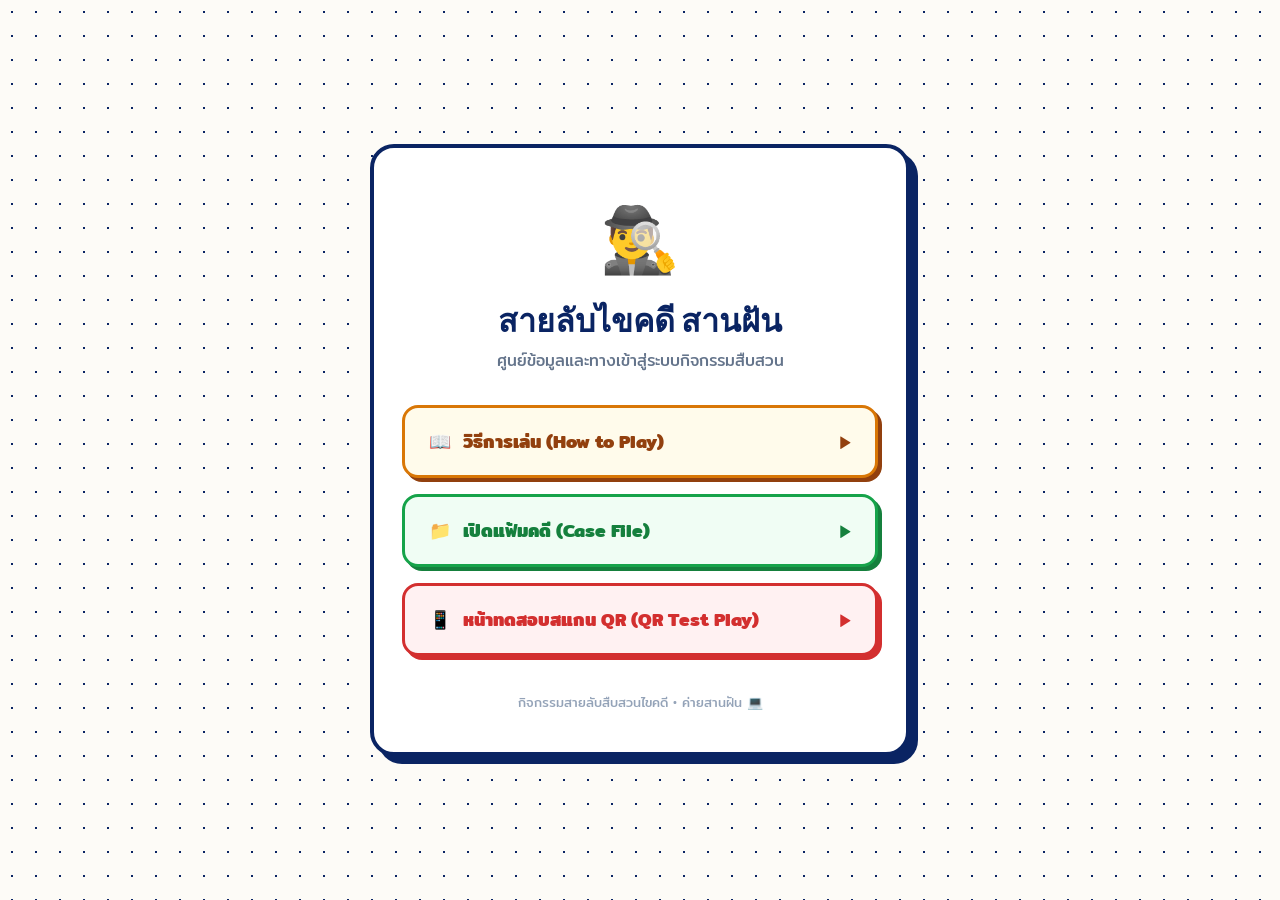
<file: index.html>
<!DOCTYPE html>
<html lang="th">
<head>
    <meta charset="UTF-8">
    <meta name="viewport" content="width=device-width, initial-scale=1.0">
    <title>สายลับไขคดี สานฝัน — ศูนย์รวมทางเข้าเว็บ</title>
    <link rel="preconnect" href="https://fonts.googleapis.com">
    <link rel="preconnect" href="https://fonts.gstatic.com" crossorigin>
    <link href="https://fonts.googleapis.com/css2?family=Mitr:wght@400;600;700&family=Outfit:wght@700;800&display=swap" rel="stylesheet">
    <style>
        :root {
            --bg-cream: #FDFBF7;
            --ink-blue: #0A2463;
            --accent-red: #D32F2F;
            --accent-yellow: #F59E0B;
        }
        * {
            box-sizing: border-box;
            margin: 0;
            padding: 0;
        }
        body {
            background-color: var(--bg-cream);
            background-image: radial-gradient(var(--ink-blue) 1px, transparent 1px);
            background-size: 24px 24px;
            font-family: 'Mitr', sans-serif;
            color: var(--ink-blue);
            min-height: 100vh;
            display: flex;
            align-items: center;
            justify-content: center;
            padding: 20px;
        }
        .container {
            width: 100%;
            max-width: 540px;
            background: white;
            border: 4px solid var(--ink-blue);
            border-radius: 24px;
            padding: 40px 28px;
            box-shadow: 8px 8px 0 var(--ink-blue);
            text-align: center;
        }
        .logo-emoji {
            font-size: 64px;
            margin-bottom: 12px;
        }
        h1 {
            font-family: 'Outfit', sans-serif;
            font-size: 32px;
            font-weight: 800;
            margin-bottom: 8px;
            line-height: 1.2;
        }
        .subtitle {
            font-size: 16px;
            color: #64748b;
            margin-bottom: 32px;
        }
        .links-stack {
            display: flex;
            flex-direction: column;
            gap: 16px;
        }
        .entry-btn {
            display: flex;
            align-items: center;
            justify-content: space-between;
            padding: 18px 24px;
            font-size: 18px;
            font-weight: 700;
            text-decoration: none;
            color: var(--ink-blue);
            background: white;
            border: 3px solid var(--ink-blue);
            border-radius: 16px;
            box-shadow: 4px 4px 0 var(--ink-blue);
            transition: all 0.15s;
        }
        .entry-btn:hover {
            transform: translate(-2px, -2px);
            box-shadow: 6px 6px 0 var(--ink-blue);
        }
        .entry-btn:active {
            transform: translate(4px, 4px);
            box-shadow: 0 0 0 var(--ink-blue);
        }
        .entry-btn.btn-play {
            background: #fffbeb;
            border-color: #d97706;
            color: #92400e;
            box-shadow: 4px 4px 0 #92400e;
        }
        .entry-btn.btn-play:hover {
            box-shadow: 6px 6px 0 #92400e;
        }
        .entry-btn.btn-play:active {
            box-shadow: 0 0 0 #92400e;
        }
        .entry-btn.btn-case {
            background: #f0fdf4;
            border-color: #16a34a;
            color: #15803d;
            box-shadow: 4px 4px 0 #15803d;
        }
        .entry-btn.btn-case:hover {
            box-shadow: 6px 6px 0 #15803d;
        }
        .entry-btn.btn-case:active {
            box-shadow: 0 0 0 #15803d;
        }
        .entry-btn.btn-qr {
            background: #fff1f2;
            border-color: var(--accent-red);
            color: var(--accent-red);
            box-shadow: 4px 4px 0 var(--accent-red);
        }
        .entry-btn.btn-qr:hover {
            box-shadow: 6px 6px 0 var(--accent-red);
        }
        .entry-btn.btn-qr:active {
            box-shadow: 0 0 0 var(--accent-red);
        }
        .btn-title {
            display: flex;
            align-items: center;
            gap: 12px;
        }
        .btn-arrow {
            font-size: 20px;
        }
        .footer {
            margin-top: 36px;
            font-size: 13px;
            color: #94a3b8;
        }
    </style>
</head>
<body>
    <div class="container">
        <div class="logo-emoji">🕵️‍♂️</div>
        <h1>สายลับไขคดี สานฝัน</h1>
        <p class="subtitle">ศูนย์ข้อมูลและทางเข้าสู่ระบบกิจกรรมสืบสวน</p>
        
        <div class="links-stack">
            <!-- 1. วิธีการเล่น -->
            <a href="/how-to-play.html" class="entry-btn btn-play">
                <span class="btn-title">
                    <span>📖</span> วิธีการเล่น (How to Play)
                </span>
                <span class="btn-arrow">▶</span>
            </a>
            
            <!-- 2. แฟ้มคดี -->
            <a href="/casefile.html" class="entry-btn btn-case">
                <span class="btn-title">
                    <span>📁</span> เปิดแฟ้มคดี (Case File)
                </span>
                <span class="btn-arrow">▶</span>
            </a>

            <!-- 3. หน้าเล่นเกมตอบคำถาม (สแกน QR) -->
            <a href="/test-qr.html" class="entry-btn btn-qr">
                <span class="btn-title">
                    <span>📱</span> หน้าทดสอบสแกน QR (QR Test Play)
                </span>
                <span class="btn-arrow">▶</span>
            </a>
        </div>
        
        <div class="footer">
            กิจกรรมสายลับสืบสวนไขคดี • ค่ายสานฝัน 💻
        </div>
    </div>
</body>
</html>
</file>
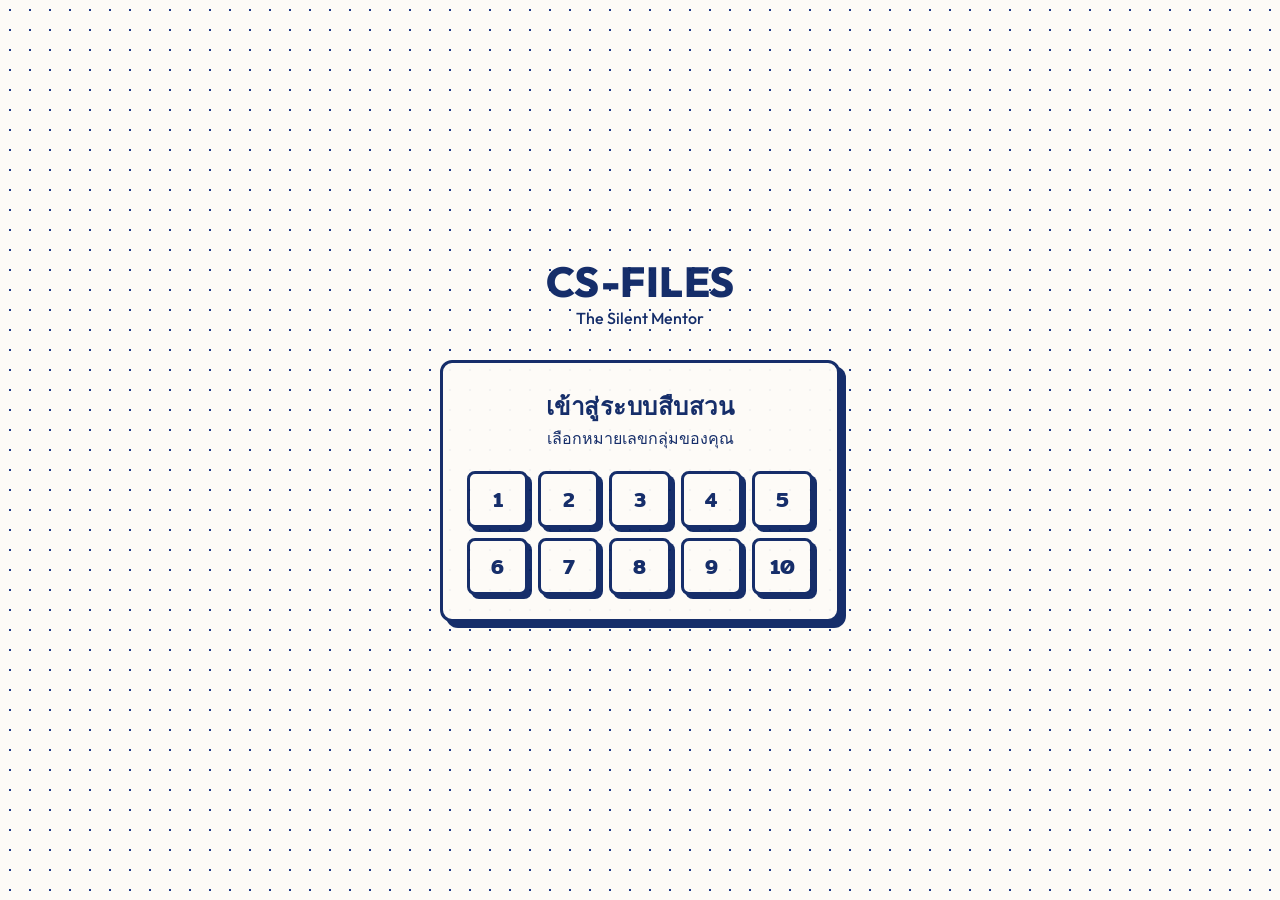
<file: app/index.html>
<!DOCTYPE html>
<html lang="th">
<head>
    <meta charset="UTF-8">
    <meta name="viewport" content="width=device-width, initial-scale=1.0, maximum-scale=1.0, user-scalable=no">
    <title>CS-Files: The Silent Mentor</title>
    <!-- Google Fonts: Outfit (Headings) & Inter (Body) -->
    <link rel="preconnect" href="https://fonts.googleapis.com">
    <link rel="preconnect" href="https://fonts.gstatic.com" crossorigin>
    <link href="https://fonts.googleapis.com/css2?family=Inter:wght@400;500;600&family=Outfit:wght@500;700;800&family=Mitr:wght@400;500;600&display=swap" rel="stylesheet">
    <link rel="stylesheet" href="style.css">
</head>
<body>
    
    <!-- Login / Group Selection Screen -->
    <div id="login-screen" class="screen active">
        <div class="doodle-container">
            <h1 class="game-title">CS-FILES</h1>
            <p class="game-subtitle">The Silent Mentor</p>
            
            <div class="login-card doodle-card">
                <h2>เข้าสู่ระบบสืบสวน</h2>
                <p>เลือกหมายเลขกลุ่มของคุณ</p>
                <div class="group-grid" id="group-grid">
                    <!-- JS will populate groups 1-10 -->
                </div>
            </div>
        </div>
    </div>

    <!-- Main Dashboard -->
    <div id="main-screen" class="screen">
        <header class="app-header">
            <div class="header-info">
                <span id="display-group-num">Group: --</span>
            </div>
            <h1 class="header-title">CS-FILES</h1>
            <button id="btn-logout" class="btn-icon">🚪</button>
        </header>

        <!-- Navigation Tabs -->
        <nav class="bottom-nav">
            <button class="nav-btn active" data-target="tab-mission">
                <span class="nav-icon">🔓</span>
                <span class="nav-text">Mission</span>
            </button>
            <button class="nav-btn" data-target="tab-qr">
                <span class="nav-icon">🗺️</span>
                <span class="nav-text">QR Hunt</span>
            </button>
            <button class="nav-btn" data-target="tab-interrogate">
                <span class="nav-icon">🚨</span>
                <span class="nav-text">จับโกหก</span>
            </button>
            <button class="nav-btn" data-target="tab-judgment">
                <span class="nav-icon">⚖️</span>
                <span class="nav-text">ศาล</span>
            </button>
        </nav>

        <main class="content-area">
            
            <!-- Tab 1: Mission Squad (Unlock Files) -->
            <div id="tab-mission" class="tab-content active">
                <div class="doodle-card">
                    <div class="card-header">
                        <h2>🔓 ปลดล็อกหลักฐานลับ</h2>
                        <p>กรอกรหัส 4 หลักที่ได้จากฝ่าย War Room</p>
                    </div>
                    <div class="input-group">
                        <input type="number" id="mission-code-input" placeholder="0000" maxlength="4" pattern="\d*">
                        <button id="btn-unlock-mission" class="btn-primary">ยืนยันรหัส</button>
                    </div>
                    <div id="mission-error" class="error-msg"></div>
                </div>

                <div id="unlocked-files-container" class="unlocked-container">
                    <h3>แฟ้มลับที่ปลดล็อกแล้ว</h3>
                    <div id="unlocked-files-list">
                        <!-- JS will populate unlocked files -->
                        <p class="empty-state">ยังไม่มีไฟล์ถูกปลดล็อก</p>
                    </div>
                </div>
            </div>

            <!-- Tab 2: QR Treasure Hunt -->
            <div id="tab-qr" class="tab-content">
                <div class="doodle-card">
                    <div class="card-header">
                        <h2>🗺️ ค้นหาเบาะแส</h2>
                        <p>ระบุรหัส QR ที่พบ (เช่น QR-01)</p>
                    </div>
                    <div class="input-group">
                        <input type="text" id="qr-code-input" placeholder="QR-XX" style="text-transform: uppercase;">
                        <button id="btn-submit-qr" class="btn-primary">ตรวจสอบ</button>
                    </div>
                    <div id="qr-error" class="error-msg"></div>
                </div>

                <!-- QR Quest Modal (hidden by default) -->
                <div id="qr-quest-modal" class="modal">
                    <div class="modal-content doodle-card">
                        <span class="close-modal">&times;</span>
                        <h3 id="qr-quest-title">QR-01</h3>
                        <p id="qr-quest-question" class="quest-text">Question goes here...</p>
                        
                        <div id="qr-quest-input-area" class="input-group vertical">
                            <!-- JS will inject text input or multiple choice buttons here -->
                        </div>
                        <div id="qr-quest-feedback" class="error-msg"></div>
                    </div>
                </div>

                <div class="unlocked-container">
                    <h3>เบาะแสที่ค้นพบ (<span id="qr-count">0</span>/17)</h3>
                    <div id="unlocked-clues-list" class="clues-grid">
                        <!-- JS will populate unlocked clues -->
                    </div>
                </div>
            </div>

            <!-- Tab 3: Interrogation / Lie Detector -->
            <div id="tab-interrogate" class="tab-content">
                <div class="doodle-card danger-card">
                    <div class="card-header">
                        <h2>🚨 เครื่องจับโกหก</h2>
                        <p>เลือกผู้ต้องสงสัยและงัดหลักฐานเมื่อเขาโกหก</p>
                    </div>
                    
                    <div class="suspect-selector">
                        <label>สอบสวนใคร?</label>
                        <select id="suspect-select">
                            <option value="">-- เลือกผู้ต้องสงสัย --</option>
                            <option value="ปังปอน">ปังปอน (เลขา)</option>
                            <option value="อิง">อิง (สวัสดิการ)</option>
                            <option value="ม่านฟ้า">ม่านฟ้า (ดีไซน์)</option>
                            <option value="สายน้ำ">สายน้ำ (โปรโมท)</option>
                            <option value="พีช">พีช (สถานที่)</option>
                        </select>
                    </div>

                    <div id="anxiety-monitor" class="anxiety-monitor hidden">
                        <p class="anxiety-label">ระดับความนิ่ง (Anxiety Bar)</p>
                        <div class="progress-bar-bg doodle-progress">
                            <div id="anxiety-bar-fill" class="progress-bar-fill"></div>
                        </div>
                        
                        <div class="evidence-selector">
                            <p>งัดหลักฐานอะไร?</p>
                            <select id="evidence-select">
                                <option value="">-- เลือกหลักฐาน (ถ้ามี) --</option>
                                <option value="ev-multimeter">มัลติมิเตอร์เปื้อนคราบคาร์บอน (CSI 1)</option>
                                <option value="ev-log-ip">Log IP สับคัตเอาต์ (QR-06)</option>
                                <option value="ev-hairpin">กิ๊บติดผมสีชมพู (CSI 2)</option>
                                <option value="ev-line-chat">LINE Chat อิงวางยา (Mission 2)</option>
                                <option value="ev-cyanide">ใบเสร็จไซยาไนด์ (CSI 3)</option>
                                <option value="ev-audio">Audio Log เสียงกระดิ่ง (Mission 3)</option>
                                <option value="ev-pdf">Goodnotes PDF ทุจริตเงิน (Mission 3)</option>
                                <option value="ev-time-log">Log เข้าอาคาร 4 18:10 น. (QR-01)</option>
                            </select>
                            <button id="btn-accuse" class="btn-danger">จับโกหก!</button>
                        </div>
                    </div>
                    <div id="accuse-feedback" class="feedback-msg"></div>
                </div>
            </div>

            <!-- Tab 4: Final Judgment -->
            <div id="tab-judgment" class="tab-content">
                <div class="doodle-card final-card">
                    <div class="card-header">
                        <h2>⚖️ ศาลพิพากษา</h2>
                        <p>ส่งคำตอบสุดท้าย (ส่งได้ครั้งเดียวเท่านั้น!)</p>
                    </div>
                    
                    <form id="judgment-form" class="judgment-form">
                        <div class="form-group">
                            <label>1. ใครคือฆาตกรตัวจริง?</label>
                            <select id="judge-killer" required>
                                <option value="">-- เลือก --</option>
                                <option value="ปังปอน">ปังปอน</option>
                                <option value="อิง">อิง</option>
                                <option value="ม่านฟ้า">ม่านฟ้า</option>
                                <option value="สายน้ำ">สายน้ำ</option>
                                <option value="พีช">พีช</option>
                            </select>
                        </div>

                        <div class="form-group">
                            <label>2. ใช้อะไรเป็นอาวุธสังหาร?</label>
                            <select id="judge-weapon" required>
                                <option value="">-- เลือก --</option>
                                <option value="ยานอนหลับ">ยานอนหลับ</option>
                                <option value="ไซยาไนด์">สารไซยาไนด์</option>
                                <option value="สายไฟ">สายไฟช็อต</option>
                            </select>
                        </div>

                        <div class="form-group">
                            <label>3. หลักฐานชิ้นเด็ดคืออะไร?</label>
                            <select id="judge-evidence" required>
                                <option value="">-- เลือก --</option>
                                <option value="ใบเสร็จ">ใบเสร็จซื้ออุปกรณ์</option>
                                <option value="เสียงกระดิ่ง">Audio Log เสียงกระดิ่งพวงกุญแจ</option>
                                <option value="รอยลาก">รอยลากบนพื้นโรงอาหาร</option>
                                <option value="กิ๊บ">กิ๊บติดผมสีชมพู</option>
                            </select>
                        </div>

                        <button type="submit" class="btn-primary w-100">ส่งฟ้องศาล</button>
                    </form>
                    <div id="judgment-feedback" class="hidden"></div>
                </div>
            </div>

        </main>
    </div>

    <!-- Alert Modal -->
    <div id="alert-modal" class="modal">
        <div class="modal-content doodle-card alert-box">
            <h3 id="alert-title">Alert</h3>
            <p id="alert-message">Message</p>
            <button id="alert-close" class="btn-primary">ตกลง</button>
        </div>
    </div>

    <!-- Siren Overlay (for Interrogation) -->
    <div id="siren-overlay" class="hidden">
        <div class="siren-text">CAUGHT LYING!</div>
    </div>

    <script src="app.js"></script>
</body>
</html>
</file>
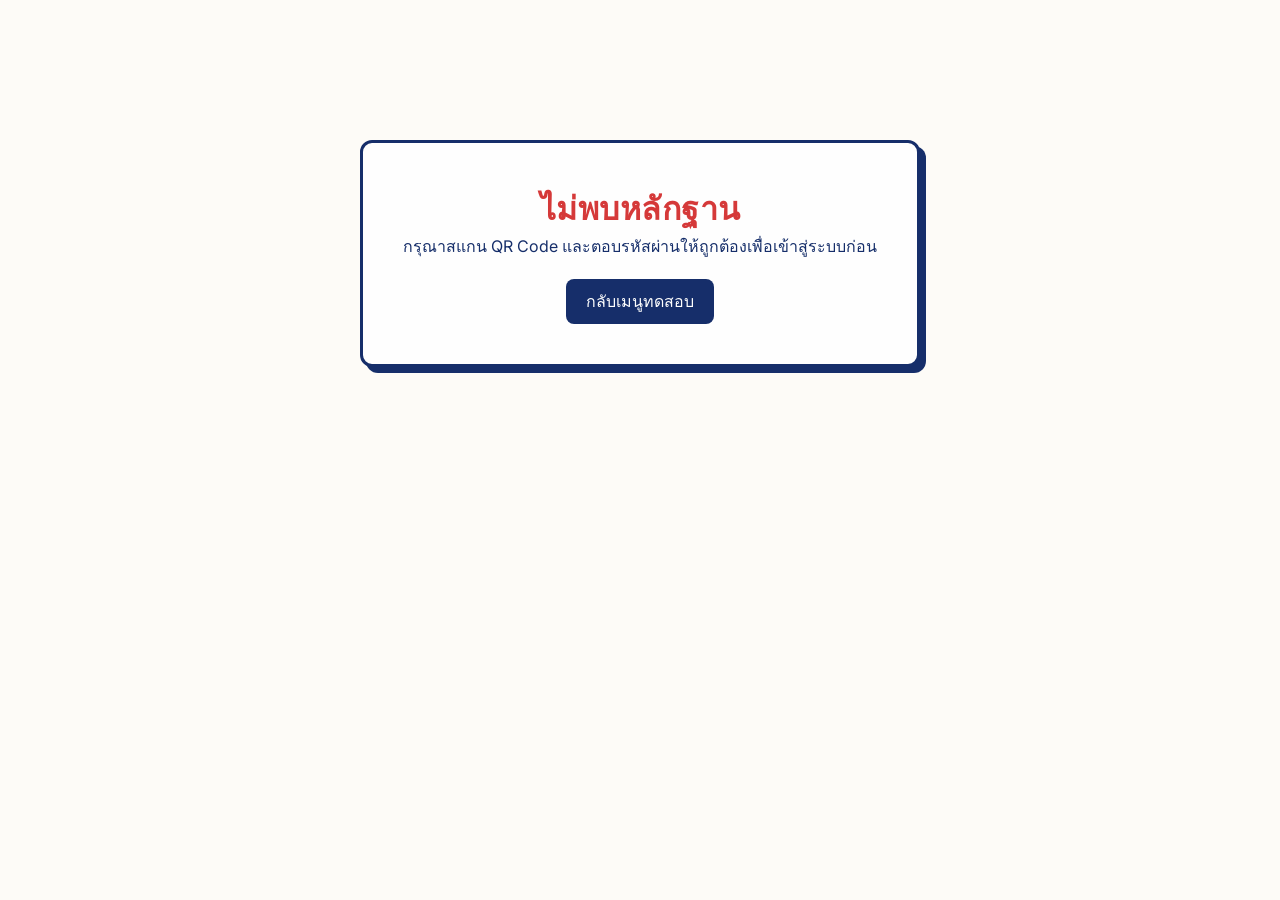
<file: case-file.html>
<!DOCTYPE html>
<html lang="th">
<head>
    <meta charset="UTF-8">
    <meta name="viewport" content="width=device-width, initial-scale=1.0">
    <title>แฟ้มคดีลับ (Case File)</title>
    <link rel="preconnect" href="https://fonts.googleapis.com">
    <link rel="preconnect" href="https://fonts.gstatic.com" crossorigin>
    <link href="https://fonts.googleapis.com/css2?family=Inter:wght@400;500;600;700&family=Mitr:wght@400;500;600&family=Outfit:wght@500;700;800&display=swap" rel="stylesheet">
    <link rel="stylesheet" href="../app/style.css">
    
    <style>
        body { padding: 20px; padding-bottom: 80px; background: var(--bg-cream); }
        .container { max-width: 700px; margin: 0 auto; padding-top: 20px; }
        
        .case-file-card {
            background: #fffdf5; border: 3px solid #334155; padding: 40px; 
            box-shadow: 8px 8px 0px rgba(51, 65, 85, 0.2); position: relative;
            background-image: url('data:image/svg+xml;utf8,<svg width="100" height="100" xmlns="http://www.w3.org/2000/svg"><g fill="rgba(0,0,0,0.03)"><circle cx="10" cy="10" r="2"/></g></svg>');
        }
        
        .stamp-confidential {
            position: absolute; top: 30px; right: 30px; border: 4px solid #e11d48;
            color: #e11d48; font-family: 'Outfit', sans-serif; font-size: 28px;
            font-weight: 800; padding: 5px 15px; border-radius: 8px;
            transform: rotate(15deg); opacity: 0.8; letter-spacing: 2px;
        }

        .case-header { border-bottom: 2px solid #cbd5e1; padding-bottom: 20px; margin-bottom: 30px; }
        .case-header h2 { font-family: 'Mitr', sans-serif; font-size: 28px; color: #1e293b; margin: 0 0 10px 0; }
        .case-meta { font-family: 'Inter', sans-serif; color: #64748b; font-size: 14px; display: flex; gap: 20px; flex-wrap: wrap; }
        
        .evidence-box {
            background: rgba(0,0,0,0.02); border: 2px dashed #94a3b8; border-radius: 12px;
            padding: 30px; text-align: center; margin-bottom: 30px;
        }
        
        .evidence-placeholder {
            width: 100%; max-width: 400px; min-height: 200px; background: #e2e8f0;
            display: inline-flex; align-items: center; justify-content: center;
            border-radius: 8px; color: #64748b; font-family: 'Mitr', sans-serif;
            font-size: 18px; border: 2px solid #cbd5e1; margin: 0 auto; padding: 20px;
        }

        .evidence-desc {
            font-family: 'Mitr', sans-serif; font-size: 16px; color: #334155;
            line-height: 1.7; background: white; padding: 20px; border: 1px solid #cbd5e1;
            border-left: 4px solid var(--ink-blue); box-shadow: 2px 2px 0px rgba(0,0,0,0.05);
        }
        
        .evidence-desc p { margin: 0 0 10px 0; }
        .evidence-desc p:last-child { margin: 0; }

        .btn-action {
            display: block; width: 100%; text-align: center; background: var(--ink-blue);
            color: white; padding: 16px; text-decoration: none; font-family: 'Mitr', sans-serif;
            font-size: 18px; font-weight: 600; border-radius: 8px; margin-top: 30px;
            border: 2px solid #0f172a; box-shadow: 4px 4px 0px #0f172a; transition: all 0.2s;
        }
        .btn-action:hover { transform: translate(-2px, -2px); box-shadow: 6px 6px 0px #0f172a; }
        
        .btn-outline {
            background: white; color: var(--ink-blue); margin-top: 12px;
            box-shadow: 4px 4px 0px rgba(10,36,99,0.1);
        }
        
        .error-screen { text-align: center; margin-top: 100px; font-family: 'Mitr', sans-serif; }
    </style>
</head>
<body>

<div class="container" id="main-container"></div>

<script src="data.js"></script>
<script>
    const urlParams = new URLSearchParams(window.location.search);
    const qrHash = urlParams.get('qr');
    const container = document.getElementById('main-container');

    if (!qrHash || !qrData[qrHash]) {
        container.innerHTML = `
            <div class="error-screen doodle-card" style="padding:40px; background:white; border:3px solid var(--ink-blue);">
                <h1 style="color:var(--accent-red);">ไม่พบหลักฐาน</h1>
                <p>กรุณาสแกน QR Code และตอบรหัสผ่านให้ถูกต้องเพื่อเข้าสู่ระบบก่อน</p>
                <a href="test-qr.html" style="display:inline-block; margin-top:20px; padding:10px 20px; background:var(--ink-blue); color:white; text-decoration:none; border-radius:8px;">กลับเมนูทดสอบ</a>
            </div>
        `;
    } else {
        const data = qrData[qrHash];
        const timeNow = new Date().toLocaleTimeString('th-TH', { hour: '2-digit', minute: '2-digit' });

        let html = `
            <div class="case-file-card">
                <div class="stamp-confidential">EVIDENCE</div>
                
                <div class="case-header">
                    <h2>แฟ้มหลักฐาน: ${data.id}</h2>
                    <div class="case-meta">
                        <span><strong>สถานที่:</strong> ${data.title}</span>
                        <span><strong>เวลาเข้าถึง:</strong> ${timeNow}</span>
                    </div>
                </div>
                

                <div class="evidence-desc">
                    <p><strong>รายละเอียดข้อมูลลับ:</strong></p>
                    <p>${data.clue.desc}</p>
                </div>
            </div>
        `;
        
        container.innerHTML = html;
    }
</script>

</body>
</html>
</file>
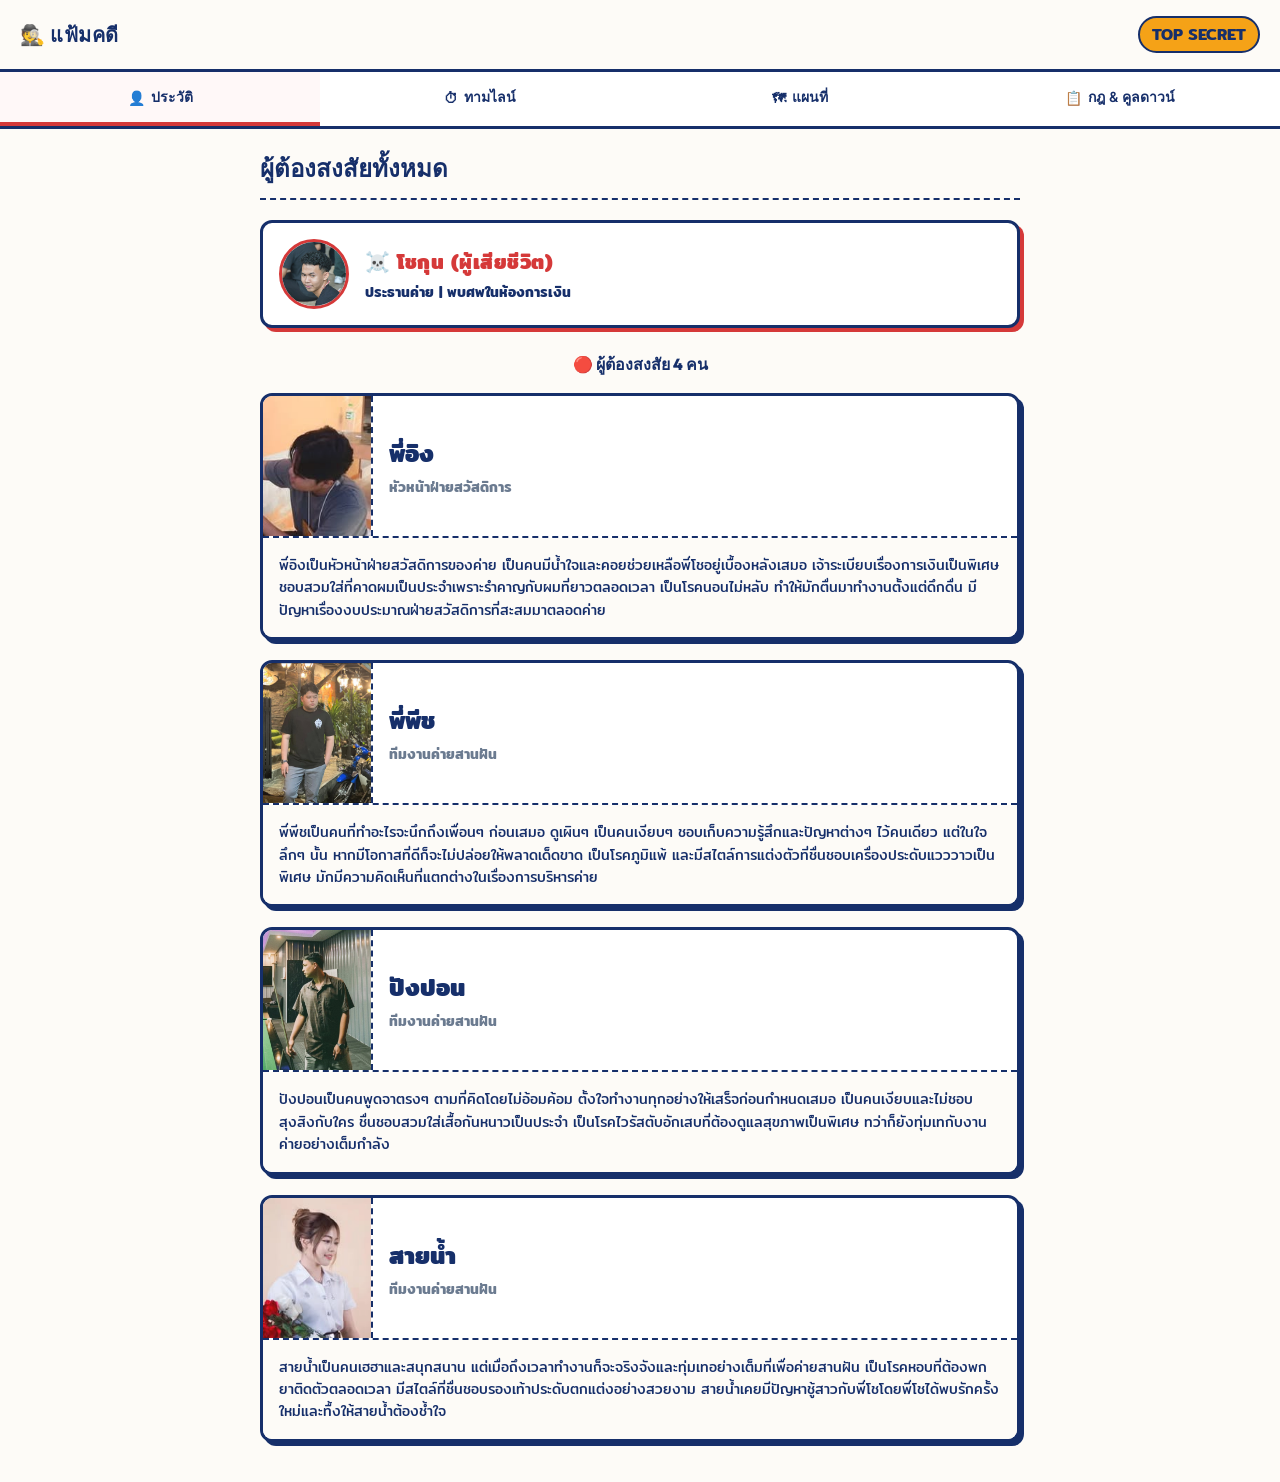
<file: casefile.html>
<!DOCTYPE html>
<html lang="th">

<head>
    <meta charset="UTF-8">
    <meta name="viewport" content="width=device-width, initial-scale=1.0">
    <title>แฟ้มคดี — สานฝัน Mystery</title>
    <link
        href="https://fonts.googleapis.com/css2?family=Inter:wght@400;500;600;700&family=Mitr:wght@400;500;600;700&family=Outfit:wght@500;700;800&display=swap"
        rel="stylesheet">
    <link rel="stylesheet" href="./app/style.css">
    <style>
        body {
            padding: 0;
            background: var(--bg-cream);
        }

        /* ========= HEADER ========= */
        .app-header {
            position: sticky;
            top: 0;
            z-index: 100;
        }

        /* ========= TABS ========= */
        .tab-bar {
            display: flex;
            background: white;
            border-bottom: var(--border-width) solid var(--ink-blue);
            width: 100%;
        }

        .tab-btn {
            flex: 1; /* Distribute equal space to all 4 tabs to prevent horizontal scroll */
            padding: 12px 6px; /* Optimized padding */
            font-family: 'Mitr', sans-serif;
            font-size: 13px; /* Slightly smaller for mobile-first fit */
            font-weight: 600;
            color: #64748b;
            background: none;
            border: none;
            border-bottom: 4px solid transparent;
            box-shadow: none;
            border-radius: 0;
            cursor: pointer;
            transition: all 0.2s;
            text-align: center;
            display: flex;
            flex-direction: column; /* Icon above text on mobile */
            align-items: center;
            justify-content: center;
            gap: 2px;
        }

        .tab-btn:hover {
            color: var(--ink-blue);
        }

        .tab-btn.active {
            color: var(--ink-blue);
            border-bottom-color: var(--accent-red);
            background: #fff8f8;
        }

        .tab-btn:active {
            transform: none;
        }

        /* Adjust tabs for slightly larger mobile displays to look premium */
        @media (min-width: 480px) {
            .tab-btn {
                font-size: 14px;
                flex-direction: row; /* Horizontal style for tablets/desktops */
                gap: 6px;
                padding: 14px 12px;
            }
        }

        /* ========= SECTIONS ========= */
        .section {
            display: none;
            padding: 20px;
            max-width: 800px;
            margin: 0 auto;
            animation: fadeIn 0.3s ease;
        }

        .section.active {
            display: block;
        }

        .section-title {
            font-family: 'Outfit', sans-serif;
            font-size: 24px;
            font-weight: 800;
            color: var(--ink-blue);
            margin-bottom: 20px;
            padding-bottom: 10px;
            border-bottom: 2px dashed var(--ink-blue);
        }

        /* ========= CHARACTER CARDS ========= */
        .victim-banner {
            background: white;
            border: var(--border-width) solid var(--ink-blue);
            border-radius: 12px;
            padding: 16px;
            margin-bottom: 24px;
            display: flex;
            align-items: center;
            gap: 16px;
            box-shadow: 4px 4px 0px var(--accent-red);
        }

        .victim-photo {
            width: 70px;
            height: 70px;
            border-radius: 50%;
            overflow: hidden;
            border: 3px solid var(--accent-red);
            flex-shrink: 0;
        }

        .victim-photo img {
            width: 100%;
            height: 100%;
            object-fit: cover;
            object-position: top;
        }

        .victim-info h2 {
            font-family: 'Mitr', sans-serif;
            font-size: 20px;
            color: var(--accent-red);
            margin-bottom: 4px;
        }

        .victim-info p {
            font-family: 'Mitr', sans-serif;
            font-size: 14px;
            color: var(--ink-blue);
            font-weight: 600;
        }

        .suspect-label {
            font-family: 'Outfit', sans-serif;
            font-size: 16px;
            font-weight: 800;
            color: var(--ink-blue);
            margin-bottom: 16px;
            text-align: center;
        }

        .character-card {
            background: white;
            border: var(--border-width) solid var(--ink-blue);
            border-radius: 12px;
            margin-bottom: 20px;
            overflow: hidden;
            box-shadow: 4px 4px 0px var(--ink-blue);
        }

        .card-top {
            display: flex;
            align-items: stretch;
            border-bottom: 2px dashed var(--ink-blue);
        }

        .card-photo {
            width: 110px;
            flex-shrink: 0;
            border-right: 2px dashed var(--ink-blue);
        }

        .card-photo img {
            width: 100%;
            height: 140px;
            object-fit: cover;
            object-position: top;
            display: block;
        }

        .card-info {
            flex: 1;
            padding: 16px;
            display: flex;
            flex-direction: column;
            justify-content: center;
        }

        .card-name {
            font-family: 'Mitr', sans-serif;
            font-size: 24px;
            font-weight: 700;
            color: var(--ink-blue);
            margin-bottom: 4px;
        }

        .card-role {
            font-family: 'Mitr', sans-serif;
            font-size: 14px;
            color: #64748b;
            font-weight: 600;
        }

        .card-bio {
            padding: 16px;
            font-family: 'Mitr', sans-serif;
            font-size: 14px;
            color: var(--ink-blue);
            line-height: 1.6;
            background: var(--bg-cream);
        }

        /* ========= TIMELINE ========= */
        .timeline-container {
            position: relative;
            padding-left: 24px;
            margin-top: 20px;
        }

        .timeline-line {
            position: absolute;
            left: 11px;
            top: 0;
            bottom: 0;
            width: 4px;
            background: var(--ink-blue);
            border-radius: 2px;
        }

        .timeline-item {
            position: relative;
            margin-bottom: 24px;
        }

        .timeline-dot {
            position: absolute;
            left: -21px;
            top: 12px;
            width: 16px;
            height: 16px;
            border-radius: 50%;
            border: 3px solid var(--ink-blue);
            background: white;
        }

        .timeline-dot.death {
            background: var(--accent-red);
            border-color: var(--ink-blue);
        }

        .timeline-card {
            background: white;
            border: 2px solid var(--ink-blue);
            border-radius: 8px;
            padding: 14px 16px;
            margin-left: 12px;
            box-shadow: 4px 4px 0px rgba(10, 36, 99, 0.1);
        }

        .timeline-card.death-card {
            border-color: var(--accent-red);
            box-shadow: 4px 4px 0px var(--accent-red);
        }

        .timeline-time {
            font-family: 'Mitr', sans-serif;
            font-size: 14px;
            font-weight: 700;
            color: var(--ink-blue);
            margin-bottom: 6px;
        }

        .timeline-card.death-card .timeline-time {
            color: var(--accent-red);
        }

        .timeline-desc {
            font-family: 'Mitr', sans-serif;
            font-size: 14px;
            color: #334155;
            line-height: 1.5;
        }

        /* ========= MAP ========= */
        .map-title {
            font-family: 'Mitr', sans-serif;
            font-size: 14px;
            color: #64748b;
            text-align: center;
            margin-bottom: 20px;
            font-weight: 500;
        }

        .map-grid {
            display: grid;
            grid-template-columns: repeat(4, 1fr);
            gap: 10px;
        }

        .map-cell {
            background: white;
            border: 2px solid var(--ink-blue);
            border-radius: 8px;
            padding: 12px 8px;
            text-align: center;
            font-family: 'Mitr', sans-serif;
            font-size: 12px;
            font-weight: 600;
            color: #64748b;
            min-height: 70px;
            display: flex;
            align-items: center;
            justify-content: center;
            line-height: 1.4;
            box-shadow: 2px 2px 0px rgba(10, 36, 99, 0.1);
        }

        .map-cell.clue-spot {
            background: var(--bg-cream);
            border-color: var(--ink-blue);
            color: var(--ink-blue);
            box-shadow: 4px 4px 0px var(--accent-yellow);
        }

        .map-cell.empty {
            opacity: 0.3;
            box-shadow: none;
            border-style: dashed;
        }

        .map-legend {
            display: flex;
            gap: 16px;
            margin-top: 20px;
            justify-content: center;
            font-family: 'Mitr', sans-serif;
        }

        .legend-item {
            display: flex;
            align-items: center;
            gap: 8px;
            font-size: 13px;
            font-weight: 600;
        }

        .legend-dot {
            width: 14px;
            height: 14px;
            border-radius: 4px;
            border: 2px solid var(--ink-blue);
        }

        .legend-dot.yellow {
            background: var(--accent-yellow);
        }

        /* ========= RULES ========= */
        .rule-group {
            margin-bottom: 24px;
        }

        .rule-group-title {
            font-family: 'Outfit', sans-serif;
            font-size: 16px;
            font-weight: 800;
            color: var(--ink-blue);
            padding-bottom: 8px;
            border-bottom: 2px dashed var(--ink-blue);
            margin-bottom: 12px;
        }

        .rule-item {
            display: flex;
            align-items: flex-start;
            gap: 12px;
            padding: 12px 14px;
            background: white;
            border: 2px solid var(--ink-blue);
            border-radius: 8px;
            margin-bottom: 10px;
            font-family: 'Mitr', sans-serif;
            font-size: 14px;
            font-weight: 500;
            color: var(--ink-blue);
            line-height: 1.5;
            box-shadow: 3px 3px 0px rgba(10, 36, 99, 0.1);
        }

        .rule-icon {
            font-size: 18px;
            flex-shrink: 0;
        }

        .rule-item.forbidden {
            box-shadow: 3px 3px 0px var(--accent-red);
        }

        .rule-item.info {
            box-shadow: 3px 3px 0px #3b82f6;
        }

        .rule-item.warn {
            box-shadow: 3px 3px 0px var(--accent-yellow);
        }
    </style>
</head>

<body>

    <div class="app-header">
        <h2 class="header-title">🕵️ แฟ้มคดี</h2>
        <div class="header-info" style="color:var(--ink-blue);">TOP SECRET</div>
    </div>

    <div class="tab-bar">
        <button class="tab-btn active" onclick="switchTab('profiles')"><span>👤</span><span>ประวัติ</span></button>
        <button class="tab-btn" onclick="switchTab('timeline')"><span>⏱</span><span>ทามไลน์</span></button>
        <button class="tab-btn" onclick="switchTab('map')"><span>🗺</span><span>แผนที่</span></button>
        <button class="tab-btn" onclick="switchTab('rules')"><span>📋</span><span>กฎ & คูลดาวน์</span></button>
    </div>

    <!-- ===== TAB 1: PROFILES ===== -->
    <div id="tab-profiles" class="section active">
        <div class="section-title">ผู้ต้องสงสัยทั้งหมด</div>

        <!-- VICTIM -->
        <div class="victim-banner">
            <div class="victim-photo">
                <img src="./picture/โชกุน.jpg" alt="โชกุน" onerror="this.style.display='none'">
            </div>
            <div class="victim-info">
                <h2>☠️ โชกุน (ผู้เสียชีวิต)</h2>
                <p>ประธานค่าย | พบศพในห้องการเงิน</p>
            </div>
        </div>

        <div class="suspect-label">🔴 ผู้ต้องสงสัย 4 คน</div>

        <!-- อิง -->
        <div class="character-card">
            <div class="card-top">
                <div class="card-photo">
                    <img src="./picture/อิง.jpg" alt="อิง" onerror="this.style.background='#f1f5f9'">
                </div>
                <div class="card-info">
                    <div class="card-name">พี่อิง</div>
                    <div class="card-role">หัวหน้าฝ่ายสวัสดิการ</div>
                </div>
            </div>
            <div class="card-bio">
                พี่อิงเป็นหัวหน้าฝ่ายสวัสดิการของค่าย เป็นคนมีน้ำใจและคอยช่วยเหลือพี่โชอยู่เบื้องหลังเสมอ
                เจ้าระเบียบเรื่องการเงินเป็นพิเศษ ชอบสวมใส่ที่คาดผมเป็นประจำเพราะรำคาญกับผมที่ยาวตลอดเวลา
                เป็นโรคนอนไม่หลับ ทำให้มักตื่นมาทำงานตั้งแต่ดึกดื่น มีปัญหาเรื่องงบประมาณฝ่ายสวัสดิการที่สะสมมาตลอดค่าย
            </div>
        </div>

        <!-- พีช -->
        <div class="character-card">
            <div class="card-top">
                <div class="card-photo">
                    <img src="./picture/พีช.jpg" alt="พีช" onerror="this.style.background='#f1f5f9'">
                </div>
                <div class="card-info">
                    <div class="card-name">พี่พีช</div>
                    <div class="card-role">ทีมงานค่ายสานฝัน</div>
                </div>
            </div>
            <div class="card-bio">
                พี่พีชเป็นคนที่ทำอะไรจะนึกถึงเพื่อนๆ ก่อนเสมอ ดูเผินๆ เป็นคนเงียบๆ ชอบเก็บความรู้สึกและปัญหาต่างๆ
                ไว้คนเดียว แต่ในใจลึกๆ นั้น หากมีโอกาสที่ดีก็จะไม่ปล่อยให้พลาดเด็ดขาด เป็นโรคภูมิแพ้
                และมีสไตล์การแต่งตัวที่ชื่นชอบเครื่องประดับแวววาวเป็นพิเศษ
                มักมีความคิดเห็นที่แตกต่างในเรื่องการบริหารค่าย
            </div>
        </div>

        <!-- ปังปอน -->
        <div class="character-card">
            <div class="card-top">
                <div class="card-photo">
                    <img src="./picture/ปังปอนด์.jpg" alt="ปังปอน" onerror="this.style.background='#f1f5f9'">
                </div>
                <div class="card-info">
                    <div class="card-name">ปังปอน</div>
                    <div class="card-role">ทีมงานค่ายสานฝัน</div>
                </div>
            </div>
            <div class="card-bio">
                ปังปอนเป็นคนพูดจาตรงๆ ตามที่คิดโดยไม่อ้อมค้อม ตั้งใจทำงานทุกอย่างให้เสร็จก่อนกำหนดเสมอ
                เป็นคนเงียบและไม่ชอบสุงสิงกับใคร ชื่นชอบสวมใส่เสื้อกันหนาวเป็นประจำ
                เป็นโรคไวรัสตับอักเสบที่ต้องดูแลสุขภาพเป็นพิเศษ ทว่าก็ยังทุ่มเทกับงานค่ายอย่างเต็มกำลัง
            </div>
        </div>

        <!-- สายน้ำ -->
        <div class="character-card">
            <div class="card-top">
                <div class="card-photo">
                    <img src="./picture/สายน้ำ.jpg" alt="สายน้ำ" onerror="this.style.background='#f1f5f9'">
                </div>
                <div class="card-info">
                    <div class="card-name">สายน้ำ</div>
                    <div class="card-role">ทีมงานค่ายสานฝัน</div>
                </div>
            </div>
            <div class="card-bio">
                สายน้ำเป็นคนเฮฮาและสนุกสนาน แต่เมื่อถึงเวลาทำงานก็จะจริงจังและทุ่มเทอย่างเต็มที่เพื่อค่ายสานฝัน
                เป็นโรคหอบที่ต้องพกยาติดตัวตลอดเวลา มีสไตล์ที่ชื่นชอบรองเท้าประดับตกแต่งอย่างสวยงาม
                สายน้ำเคยมีปัญหาชู้สาวกับพี่โชโดยพี่โชได้พบรักครั้งใหม่และทื้งให้สายน้ำต้องช้ำใจ
            </div>
        </div>
    </div>

    <!-- ===== TAB 2: TIMELINE ===== -->
    <div id="tab-timeline" class="section">
        <div class="section-title">ทามไลน์วันเกิดเหตุ</div>
        <div class="timeline-container">
            <div class="timeline-line"></div>

            <div class="timeline-item">
                <div class="timeline-dot"></div>
                <div class="timeline-card">
                    <div class="timeline-time">18:00 น. — เริ่มพิธีปิดค่าย</div>
                    <div class="timeline-desc">เริ่มกิจกรรมพิธีปิดค่ายสานฝัน บริเวณหอประชุม พี่โชกุนดูแลงานอยู่</div>
                </div>
            </div>

            <div class="timeline-item">
                <div class="timeline-dot"></div>
                <div class="timeline-card">
                    <div class="timeline-time">ช่วงเย็น — โชกุนนัดพบใครบางคน</div>
                    <div class="timeline-desc">พี่โชกุนได้นัดให้ใครบางคนมาพบที่ห้องการเงิน อาคาร 1 ในช่วงเย็นวันนี้...
                    </div>
                </div>
            </div>

            <div class="timeline-item">
                <div class="timeline-dot"></div>
                <div class="timeline-card">
                    <div class="timeline-time">18:20 น. — ไฟดับ</div>
                    <div class="timeline-desc">ไฟในบริเวณค่ายดับลงกะทันหัน ท่ามกลางความมืดและความวุ่นวาย...</div>
                </div>
            </div>

            <div class="timeline-item">
                <div class="timeline-dot death"></div>
                <div class="timeline-card death-card">
                    <div class="timeline-time">☠️ 18:25 น. — พบศพ</div>
                    <div class="timeline-desc">มีคนพบศพพี่โชกุนที่ห้องการเงิน อาคาร 1 ในสภาพที่น่าตกใจ ใครคือฆาตกร?
                    </div>
                </div>
            </div>
        </div>
    </div>

    <!-- ===== TAB 3: MAP ===== -->
    <div id="tab-map" class="section">
        <div class="section-title">แผนที่โรงเรียนทุ่งใหญ่วิทยาคม</div>
        <div class="map-title">จุดที่มีคำใบ้จะแสดงด้วยสีเหลือง</div>

        <div class="map-grid">
            <!-- Row 1 -->
            <div class="map-cell clue-spot">หน้าเสาธง</div>
            <div class="map-cell empty">—</div>
            <div class="map-cell clue-spot">หอประชุมเก่า</div>
            <div class="map-cell clue-spot">หอประชุมใหม่<br>(ดอกส้าน)</div>

            <!-- Row 2 -->
            <div class="map-cell clue-spot">อาคาร 1<br><small>(ห้องการเงิน)</small></div>
            <div class="map-cell empty">—</div>
            <div class="map-cell empty">—</div>
            <div class="map-cell empty">—</div>

            <!-- Row 3 -->
            <div class="map-cell empty">—</div>
            <div class="map-cell empty">—</div>
            <div class="map-cell clue-spot">ลานสุขอารมณ์<br>(สานสุขาราม)</div>
            <div class="map-cell empty">—</div>

            <!-- Row 4 -->
            <div class="map-cell clue-spot">โรงอาหาร</div>
            <div class="map-cell empty">—</div>
            <div class="map-cell">อาคาร 3<br><small>(ห้ามขึ้น!)</small></div>
            <div class="map-cell empty">—</div>

            <!-- Row 5 -->
            <div class="map-cell empty">—</div>
            <div class="map-cell empty">—</div>
            <div class="map-cell clue-spot">อาคาร 4</div>
            <div class="map-cell empty">—</div>
        </div>

        <div class="map-legend">
            <div class="legend-item">
                <div class="legend-dot yellow"></div>
                <span>จุดที่มีคำใบ้ (QR)</span>
            </div>
        </div>
    </div>

    <!-- ===== TAB 4: RULES ===== -->
    <div id="tab-rules" class="section">
        <div class="section-title">กฎและข้อปฏิบัติ</div>

        <div class="rule-group">
            <div class="rule-group-title">🚫 ข้อห้าม</div>
            <div class="rule-item forbidden">
                <span class="rule-icon">🔴</span>
                <span>ห้ามขึ้น <strong>อาคาร 3</strong> โดยเด็ดขาด</span>
            </div>
            <div class="rule-item forbidden">
                <span class="rule-icon">🔴</span>
                <span>ห้ามเข้า<strong>ห้องน้ำเพศตรงข้าม</strong></span>
            </div>
            <div class="rule-item forbidden">
                <span class="rule-icon">🔴</span>
                <span>ห้ามขึ้น<strong>ชั้นบน อาคาร 1</strong> — อาคาร 1
                    เข้าได้เฉพาะ<strong>ห้องการเงิน</strong>เท่านั้น</span>
            </div>
        </div>

        <div class="rule-group">
            <div class="rule-group-title">📍 สถานที่ที่มีคำใบ้</div>
            <div class="rule-item info">
                <span class="rule-icon">🔵</span>
                <span>หน้าเสาธง</span>
            </div>
            <div class="rule-item info">
                <span class="rule-icon">🔵</span>
                <span>โรงอาหาร</span>
            </div>
            <div class="rule-item info">
                <span class="rule-icon">🔵</span>
                <span>หอประชุมเก่า</span>
            </div>
            <div class="rule-item info">
                <span class="rule-icon">🔵</span>
                <span>อาคาร 4</span>
            </div>
            <div class="rule-item info">
                <span class="rule-icon">🔵</span>
                <span>อาคาร 1 — ห้องการเงิน</span>
            </div>
            <div class="rule-item info">
                <span class="rule-icon">🔵</span>
                <span>หอประชุมใหม่ (ดอกส้าน)</span>
            </div>
            <div class="rule-item info">
                <span class="rule-icon">🔵</span>
                <span>ลานสานสุขาราม</span>
            </div>
        </div>

        <div class="rule-group">
            <div class="rule-group-title">⏱ ระบบคูลดาวน์</div>
            <div class="rule-item warn">
                <span class="rule-icon">⚠️</span>
                <span>หากตอบคำถามผิด จะต้องรอ <strong>30 วินาที</strong> ก่อนตอบใหม่</span>
            </div>
        </div>
    </div>

    <script>
        function switchTab(name) {
            document.querySelectorAll('.section').forEach(s => s.classList.remove('active'));
            document.querySelectorAll('.tab-btn').forEach(b => b.classList.remove('active'));
            document.getElementById('tab-' + name).classList.add('active');
            event.target.classList.add('active');
        }
    </script>

</body>

</html>
</file>
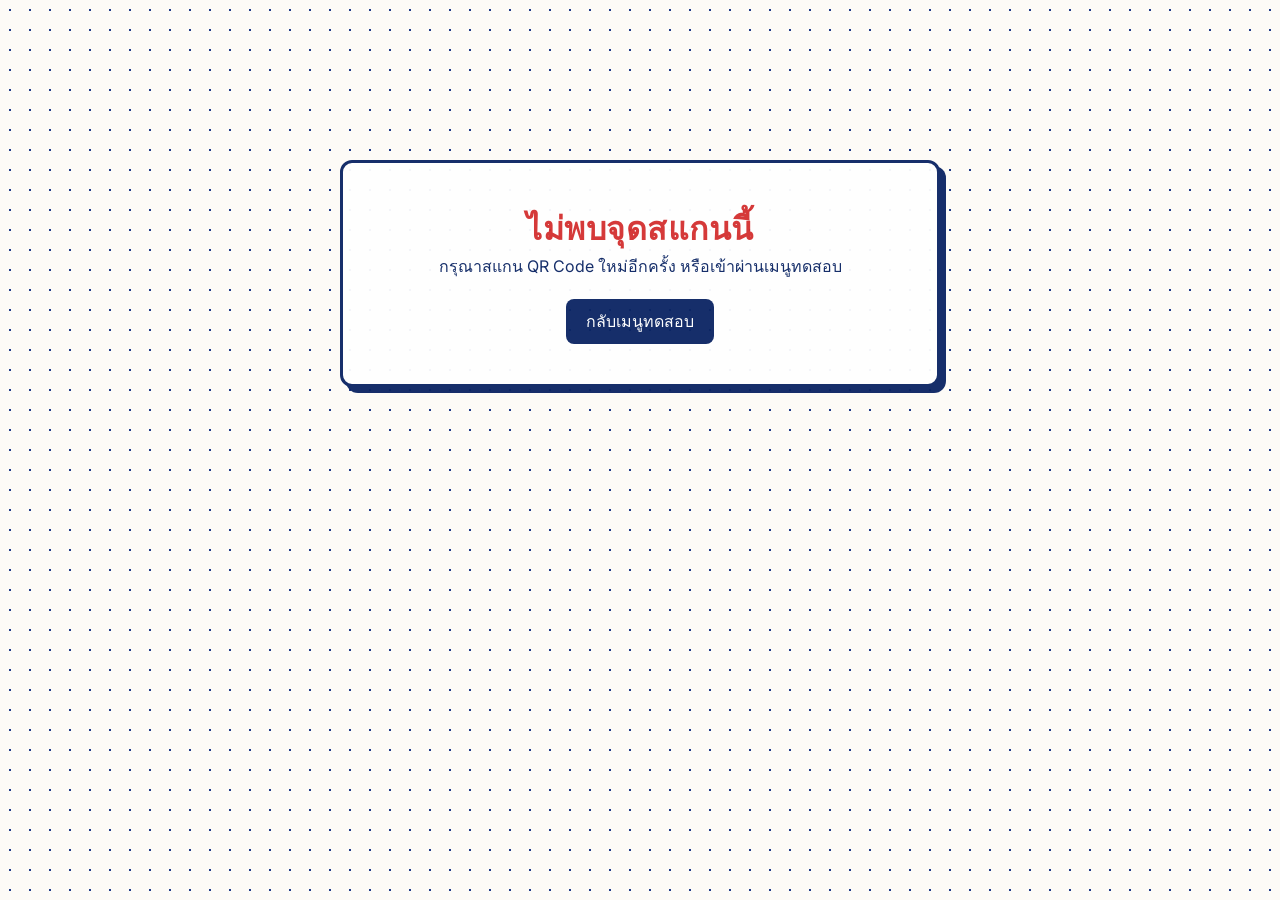
<file: quiz.html>
<!DOCTYPE html>
<html lang="th">
<head>
    <meta charset="UTF-8">
    <meta name="viewport" content="width=device-width, initial-scale=1.0">
    <title>ระบบตอบคำถาม (Security Question)</title>
    <link rel="preconnect" href="https://fonts.googleapis.com">
    <link rel="preconnect" href="https://fonts.gstatic.com" crossorigin>
    <link href="https://fonts.googleapis.com/css2?family=Inter:wght@400;500;600;700&family=Mitr:wght@400;500;600&family=Outfit:wght@500;700;800&display=swap" rel="stylesheet">
    <link rel="stylesheet" href="./app/style.css">
    
    <style>
        body { padding: 20px; padding-bottom: 80px; display: flex; flex-direction: column; align-items: center; min-height: 100vh; }
        .container { width: 100%; max-width: 600px; margin-top: 40px; }
        
        .quiz-card { 
            background: white; border: var(--border-width) solid var(--ink-blue); 
            padding: 40px 30px; border-radius: 12px; 
            box-shadow: 6px 6px 0px var(--ink-blue); 
        }
        
        .quiz-badge {
            background: var(--ink-blue); color: white; font-family: 'Outfit', sans-serif;
            padding: 6px 16px; border-radius: 20px; font-size: 14px; font-weight: 600;
            display: inline-block; margin-bottom: 20px; letter-spacing: 1px;
        }
        
        .progress-text { text-align: center; font-family: 'Mitr', sans-serif; color: #64748b; font-size: 15px; margin-bottom: 12px; font-weight: 500; }
        .progress-bar-container { width: 100%; height: 8px; background: #e2e8f0; border-radius: 4px; margin-bottom: 30px; overflow: hidden; }
        .progress-bar-fill { height: 100%; background: var(--ink-blue); transition: width 0.3s ease; }

        .question-text {
            font-family: 'Mitr', sans-serif; font-size: 20px; color: var(--ink-blue); font-weight: 600; margin-bottom: 24px; line-height: 1.5; text-align: center;
        }

        .choices-grid { display: grid; grid-template-columns: 1fr; gap: 12px; }
        
        .choice-label {
            display: flex; align-items: center; padding: 16px 20px; background: white; 
            border: 2px solid #cbd5e1; border-radius: 10px; 
            font-family: 'Mitr', sans-serif; font-size: 16px; text-align: left;
            cursor: pointer; transition: all 0.2s; font-weight: 500; color: #475569;
            position: relative;
        }
        .choice-label input { display: none; }
        .choice-label:hover { background: #f8fafc; border-color: var(--ink-blue); color: var(--ink-blue); transform: translateX(4px); }
        .choice-label.selected { background: #f0fdf4; border-color: var(--accent-green); color: var(--accent-green); box-shadow: 3px 3px 0 rgba(10,36,99,0.1); transform: translateX(4px); }
        
        .nav-buttons { display: flex; gap: 12px; margin-top: 30px; }
        .btn {
            flex: 1; padding: 16px; border: none; border-radius: 8px;
            font-family: 'Mitr', sans-serif; font-size: 18px; font-weight: 600;
            cursor: pointer; transition: all 0.2s; box-shadow: 4px 4px 0 #0f172a;
        }
        .btn-prev { background: white; color: var(--ink-blue); border: 2px solid var(--ink-blue); box-shadow: 4px 4px 0 rgba(10,36,99,0.1); }
        .btn-next { background: var(--ink-blue); color: white; }
        .btn-submit { background: var(--accent-green); color: white; }
        .btn:hover:not(:disabled) { transform: translate(-2px, -2px); box-shadow: 6px 6px 0 #0f172a; }
        .btn:disabled { background: #94a3b8; color: white; border-color: #94a3b8; cursor: not-allowed; box-shadow: none; transform: none; }
        
        .warning-text { 
            color: #e11d48; font-family: 'Mitr', sans-serif; font-weight: 600; 
            margin-top: 24px; padding: 16px; border-radius: 8px; text-align: center;
            background: #fff1f2; border: 2px dashed #fecdd3; display: none;
        }
        .warning-text.active { display: block; animation: shake 0.5s ease; }

        @keyframes shake {
            0%, 100% { transform: translateX(0); }
            25% { transform: translateX(-5px); }
            50% { transform: translateX(5px); }
            75% { transform: translateX(-5px); }
        }

        .error-screen { text-align: center; margin-top: 100px; font-family: 'Mitr', sans-serif; }
        
        .cooldown-screen { text-align: center; padding: 50px 20px; }
        .cooldown-time { font-size: 72px; font-family: 'Outfit', sans-serif; font-weight: 800; color: var(--accent-red); margin: 20px 0; text-shadow: 3px 3px 0px rgba(225,29,72,0.2); }
    </style>
</head>
<body>

<div class="container" id="main-container"></div>

<script src="data.js"></script>
<script>
    function shuffleArray(array) {
        let currentIndex = array.length, randomIndex;
        while (currentIndex != 0) {
            randomIndex = Math.floor(Math.random() * currentIndex);
            currentIndex--;
            [array[currentIndex], array[randomIndex]] = [array[randomIndex], array[currentIndex]];
        }
        return array;
    }

    try {
        const urlParams = new URLSearchParams(window.location.search);
        const qrHash = urlParams.get('qr');
        const container = document.getElementById('main-container');

        if (!qrHash || typeof qrData === 'undefined' || !qrData[qrHash]) {
            container.innerHTML = `
                <div class="error-screen doodle-card" style="padding:40px; background:white; border:3px solid var(--ink-blue);">
                    <h1 style="color:var(--accent-red);">ไม่พบจุดสแกนนี้</h1>
                    <p>กรุณาสแกน QR Code ใหม่อีกครั้ง หรือเข้าผ่านเมนูทดสอบ</p>
                    <a href="test-qr.html" style="display:inline-block; margin-top:20px; padding:10px 20px; background:var(--ink-blue); color:white; text-decoration:none; border-radius:8px;">กลับเมนูทดสอบ</a>
                </div>
            `;
        } else {
            // Initialize Quiz State
            window.quizData = qrData[qrHash];
            window.currentStep = 0;
            window.userAnswers = []; 
            window.shuffledChoicesMap = [];
            window.onCooldown = false;

            // Pre-shuffle choices for all questions so they remain identical when user goes Back/Next
            window.quizData.questions.forEach(q => {
                let choices = [...q.choices];
                shuffleArray(choices);
                window.shuffledChoicesMap.push(choices);
                window.userAnswers.push(null);
            });

            // Check if already in cooldown
            let cooldownEnd = urlParams.get('cd') || sessionStorage.getItem('cooldown_' + qrHash) || localStorage.getItem('cooldown_' + qrHash);
            if (cooldownEnd && Date.now() < parseInt(cooldownEnd)) {
                const timeLeft = Math.ceil((parseInt(cooldownEnd) - Date.now()) / 1000);
                try {
                    const newUrl = new URL(window.location);
                    if (newUrl.searchParams.get('cd') !== cooldownEnd) {
                        newUrl.searchParams.set('cd', cooldownEnd);
                        window.history.replaceState({}, '', newUrl);
                    }
                } catch(e) {}
                triggerCooldown(timeLeft, parseInt(cooldownEnd));
            } else {
                renderQuiz();
            }
        }
    } catch (e) {
        document.getElementById('main-container').innerHTML = `<div style="padding:20px;background:white;color:red;border:2px solid red;"><h3>Error:</h3><pre>${e.message}</pre><pre>${e.stack}</pre></div>`;
    }

    function renderQuiz() {
        if (window.onCooldown) return;
        
        const data = window.quizData;
        const qIndex = window.currentStep;
        const qObj = data.questions[qIndex];
        const choices = window.shuffledChoicesMap[qIndex];
        const selectedVal = window.userAnswers[qIndex];
        const progressPct = ((qIndex + 1) / data.questions.length) * 100;

        let html = `
            <div class="quiz-card doodle-card">
                <div style="text-align: center;">
                    <span class="quiz-badge">SECURITY CHECK: ${data.id}</span>
                </div>
                
                <div class="progress-text">คำถามที่ ${qIndex + 1} จาก ${data.questions.length}</div>
                <div class="progress-bar-container">
                    <div class="progress-bar-fill" style="width: ${progressPct}%;"></div>
                </div>

                <div class="question-text">${qObj.q}</div>
                
                <div class="choices-grid">
        `;
        
        choices.forEach((choice, cIndex) => {
            const safeChoice = choice.replace(/"/g, '&quot;');
            const isSelected = (selectedVal === choice) ? 'selected' : '';
            const checked = (selectedVal === choice) ? 'checked' : '';
            
            html += `
                <label class="choice-label ${isSelected}" onclick="selectChoice('${safeChoice}', this)">
                    <input type="radio" name="q${qIndex}" value="${safeChoice}" ${checked}>
                    ${choice}
                </label>
            `;
        });

        html += `
                </div>
                
                <div id="warning-message" class="warning-text"></div>
                
                <div class="nav-buttons">
        `;

        if (qIndex > 0) {
            html += `<button class="btn btn-prev" onclick="prevStep()">ย้อนกลับ</button>`;
        }
        
        if (qIndex < data.questions.length - 1) {
            html += `<button class="btn btn-next" onclick="nextStep()">ข้อต่อไป</button>`;
        } else {
            html += `<button class="btn btn-submit" onclick="submitQuiz()">ตรวจคำตอบ</button>`;
        }

        html += `
                </div>
            </div>
        `;

        document.getElementById('main-container').innerHTML = html;
    }

    function selectChoice(val, element) {
        if (window.onCooldown) return;
        
        // Restore double quotes
        val = val.replace(/&quot;/g, '"');
        window.userAnswers[window.currentStep] = val;
        
        // Update UI highlighting
        const labels = document.querySelectorAll('.choice-label');
        labels.forEach(lbl => lbl.classList.remove('selected'));
        element.classList.add('selected');
        
        // Check the hidden radio input
        const input = element.querySelector('input[type="radio"]');
        if (input) input.checked = true;
    }

    function prevStep() {
        if (window.currentStep > 0) {
            window.currentStep--;
            renderQuiz();
        }
    }

    function nextStep() {
        const warningMsg = document.getElementById('warning-message');
        if (!window.userAnswers[window.currentStep]) {
            warningMsg.className = 'warning-text active';
            warningMsg.innerHTML = '<strong>กรุณาเลือกคำตอบก่อนไปข้อถัดไป!</strong>';
            setTimeout(() => { warningMsg.className = 'warning-text'; }, 3000);
            return;
        }
        
        if (window.currentStep < window.quizData.questions.length - 1) {
            window.currentStep++;
            renderQuiz();
        }
    }

    function submitQuiz() {
        const warningMsg = document.getElementById('warning-message');
        if (!window.userAnswers[window.currentStep]) {
            warningMsg.className = 'warning-text active';
            warningMsg.innerHTML = '<strong>กรุณาเลือกคำตอบก่อนส่ง!</strong>';
            setTimeout(() => { warningMsg.className = 'warning-text'; }, 3000);
            return;
        }

        const data = window.quizData;
        let allCorrect = true;

        for (let i = 0; i < data.questions.length; i++) {
            const correctAns = data.questions[i].choices[0]; // In data.js, index 0 is always correct
            if (window.userAnswers[i] !== correctAns) {
                allCorrect = false;
                break;
            }
        }

        if (allCorrect) {
            const clueHtml = data.clue ? `
                <div style="background: white; border: 3px solid var(--ink-blue); border-radius: 18px; padding: 24px; box-shadow: 4px 4px 0 var(--ink-blue); margin-top: 20px; text-align: left;">
                    <h3 style="color: var(--accent-red); font-size: 20px; font-weight: bold; margin-bottom: 12px; border-bottom: 2px dashed var(--ink-blue); padding-bottom: 8px;">
                        📂 หลักฐานที่ค้นพบ: ${data.clue.title || 'คำใบ้ลับ'}
                    </h3>
                    <div style="font-family: 'Mitr', sans-serif; font-size: 16px; line-height: 1.6; color: var(--ink-blue);">
                        ${data.clue.desc || data.clue}
                    </div>
                </div>
            ` : `<p style="color:#64748b; font-size:16px;">จุดสแกนนี้ได้รับการยืนยันความถูกต้องแล้ว!</p>`;

            document.getElementById('main-container').innerHTML = `
                <div class="quiz-card doodle-card" style="text-align: center; padding: 40px 20px; max-width: 100%;">
                    <h2 style="color:var(--accent-green); font-size:32px; margin-bottom:16px;">ไขรหัสสำเร็จ!</h2>
                    <p style="font-family:'Mitr', sans-serif; font-size:18px; color:var(--ink-blue); margin-bottom:20px;">
                        ยืนยันตัวตนสำเร็จ! คุณได้ตรวจสอบข้อมูลหลักฐานประจำจุด <strong>${data.title}</strong> แล้ว
                    </p>
                    
                    ${clueHtml}
                </div>
            `;
        } else {
            triggerCooldown();
        }
    }

    function triggerCooldown(initialTimeLeft, existingCdEnd) {
        window.onCooldown = true;
        let timeLeft = initialTimeLeft || 30;
        const qrHash = new URLSearchParams(window.location.search).get('qr');
        
        let cdEnd = existingCdEnd;
        if (!initialTimeLeft) {
            cdEnd = Date.now() + (30 * 1000);
            try {
                localStorage.setItem('cooldown_' + qrHash, cdEnd);
                sessionStorage.setItem('cooldown_' + qrHash, cdEnd);
            } catch(e) {}
            
            try {
                const newUrl = new URL(window.location);
                newUrl.searchParams.set('cd', cdEnd);
                window.history.replaceState({}, '', newUrl);
            } catch(e) {}
        }
        
        // Clear all previous answers
        for(let i = 0; i < window.userAnswers.length; i++) {
            window.userAnswers[i] = null;
        }
        window.currentStep = 0; // Send them back to the first question
        
        function renderCooldown() {
            document.getElementById('main-container').innerHTML = `
                <div class="quiz-card doodle-card cooldown-screen">
                    <h2 style="color:var(--accent-red); font-size:32px;">รหัสผ่านผิด!</h2>
                    <p style="font-family:'Mitr', sans-serif; font-size:18px; color:#64748b; margin-top:15px;">
                        มีข้อที่ตอบผิด ระบบล็อกการเข้าถึงชั่วคราว<br>
                        <span style="font-size:14px;">(ไม่สามารถระบุได้ว่าผิดข้อไหน)</span>
                    </p>
                    <div class="cooldown-time">${timeLeft}s</div>
                    <p style="font-family:'Mitr', sans-serif; font-size:16px; color:#94a3b8;">
                        กรุณารอจนกว่าเวลาจะหมด เพื่อเริ่มตอบใหม่ทั้งหมด
                    </p>
                </div>
            `;
        }
        
        renderCooldown();
        
        const timer = setInterval(() => {
            timeLeft--;
            if (timeLeft <= 0) {
                clearInterval(timer);
                window.onCooldown = false;
                
                try {
                    localStorage.removeItem('cooldown_' + qrHash);
                    sessionStorage.removeItem('cooldown_' + qrHash);
                    const newUrl = new URL(window.location);
                    newUrl.searchParams.delete('cd');
                    window.history.replaceState({}, '', newUrl);
                } catch(e) {}
                
                // สลับช้อยส์ใหม่ทุกครั้งที่เริ่มทำใหม่
                window.shuffledChoicesMap = [];
                window.quizData.questions.forEach(q => {
                    let choices = [...q.choices];
                    shuffleArray(choices);
                    window.shuffledChoicesMap.push(choices);
                });
                
                renderQuiz(); // Go back to Question 1
            } else {
                renderCooldown();
            }
        }, 1000);
    }
</script>

</body>
</html>
</file>
<file: app/style.css>
/* 
  Style: Minimalist City Boy / Flat 2D Doodle Art 
  Color Palette: Cream background, Deep Blue outlines, Accent Colors
*/

:root {
    --bg-cream: #FDFBF7;
    --ink-blue: #0A2463;
    --ink-light: #1E3A8A;
    --accent-red: #D32F2F;
    --accent-yellow: #F59E0B;
    --accent-green: #10B981;
    --border-width: 3px;
    --shadow-offset: 6px;
}

* {
    box-sizing: border-box;
    margin: 0;
    padding: 0;
    font-family: 'Inter', sans-serif;
    color: var(--ink-blue);
}

body {
    background-color: var(--bg-cream);
    background-image: radial-gradient(var(--ink-light) 1px, transparent 1px);
    background-size: 20px 20px;
    background-position: 0 0;
    opacity: 0.95;
    min-height: 100vh;
    display: flex;
    flex-direction: column;
}

h1, h2, h3, h4 {
    font-family: 'Outfit', sans-serif;
    font-weight: 800;
    text-transform: uppercase;
    letter-spacing: 0.5px;
}

/* Utilities */
.hidden { display: none !important; }
.w-100 { width: 100%; }
.text-center { text-align: center; }

/* Screens */
.screen {
    display: none;
    min-height: 100vh;
    width: 100%;
}
.screen.active {
    display: block;
}

/* Doodle Card Style (The core UI element) */
.doodle-card {
    background: var(--bg-cream);
    border: var(--border-width) solid var(--ink-blue);
    border-radius: 12px;
    padding: 24px;
    box-shadow: var(--shadow-offset) var(--shadow-offset) 0px var(--ink-blue);
    margin-bottom: 24px;
    transition: transform 0.2s, box-shadow 0.2s;
}

/* Buttons */
button {
    cursor: pointer;
    font-family: 'Mitr', sans-serif;
    font-weight: 600;
    border: var(--border-width) solid var(--ink-blue);
    background: var(--bg-cream);
    padding: 12px 20px;
    border-radius: 8px;
    box-shadow: 4px 4px 0px var(--ink-blue);
    transition: all 0.1s;
    font-size: 16px;
}
button:active {
    transform: translate(4px, 4px);
    box-shadow: 0px 0px 0px var(--ink-blue);
}
.btn-primary {
    background: var(--ink-blue);
    color: var(--bg-cream);
    box-shadow: 4px 4px 0px var(--accent-yellow);
    border-color: var(--ink-blue);
}
.btn-primary:active {
    box-shadow: 0px 0px 0px var(--accent-yellow);
}
.btn-danger {
    background: var(--accent-red);
    color: var(--bg-cream);
    box-shadow: 4px 4px 0px var(--ink-blue);
}

/* Inputs & Selects */
input, select {
    width: 100%;
    padding: 14px;
    font-family: 'Mitr', sans-serif;
    font-size: 16px;
    border: var(--border-width) dashed var(--ink-blue);
    border-radius: 8px;
    background: white;
    outline: none;
    transition: border-style 0.2s;
}
input:focus, select:focus {
    border-style: solid;
}
.input-group {
    display: flex;
    gap: 12px;
    margin-top: 16px;
}
.input-group.vertical {
    flex-direction: column;
}

/* Login Screen */
#login-screen {
    display: flex;
    justify-content: center;
    align-items: center;
    padding: 20px;
}
.doodle-container {
    width: 100%;
    max-width: 400px;
    text-align: center;
}
.game-title {
    font-size: 42px;
    margin-bottom: 0;
}
.game-subtitle {
    font-family: 'Outfit', sans-serif;
    font-weight: 500;
    margin-bottom: 32px;
}
.group-grid {
    display: grid;
    grid-template-columns: repeat(5, 1fr);
    gap: 10px;
    margin-top: 20px;
}
.group-btn {
    padding: 10px 0;
    font-size: 20px;
}

/* Main Screen Header */
.app-header {
    display: flex;
    justify-content: space-between;
    align-items: center;
    padding: 16px 20px;
    background: var(--bg-cream);
    border-bottom: var(--border-width) solid var(--ink-blue);
    position: sticky;
    top: 0;
    z-index: 10;
}
.header-title {
    font-size: 20px;
    margin: 0;
}
.header-info {
    font-family: 'Mitr', sans-serif;
    font-weight: 600;
    background: var(--accent-yellow);
    padding: 4px 12px;
    border-radius: 20px;
    border: 2px solid var(--ink-blue);
}
.btn-icon {
    padding: 6px 10px;
    font-size: 20px;
    box-shadow: 2px 2px 0px var(--ink-blue);
}

/* Bottom Navigation */
.bottom-nav {
    position: fixed;
    bottom: 0;
    left: 0;
    width: 100%;
    background: var(--bg-cream);
    border-top: var(--border-width) solid var(--ink-blue);
    display: flex;
    justify-content: space-around;
    padding: 8px 0;
    z-index: 10;
}
.nav-btn {
    flex: 1;
    background: transparent;
    border: none;
    box-shadow: none;
    display: flex;
    flex-direction: column;
    align-items: center;
    gap: 4px;
    opacity: 0.6;
    padding: 8px 0;
}
.nav-btn:active {
    transform: none;
}
.nav-btn.active {
    opacity: 1;
}
.nav-btn.active .nav-icon {
    transform: translateY(-4px);
}
.nav-icon {
    font-size: 24px;
    transition: transform 0.2s;
}
.nav-text {
    font-family: 'Mitr', sans-serif;
    font-size: 12px;
    font-weight: 600;
}

/* Content Area */
.content-area {
    padding: 20px;
    padding-bottom: 80px; /* Space for bottom nav */
    max-width: 600px;
    margin: 0 auto;
}
.tab-content {
    display: none;
    animation: fadeIn 0.3s ease;
}
.tab-content.active {
    display: block;
}

@keyframes fadeIn {
    from { opacity: 0; transform: translateY(10px); }
    to { opacity: 1; transform: translateY(0); }
}

/* Specific Card Styles */
.card-header p {
    font-family: 'Mitr', sans-serif;
    font-size: 14px;
    opacity: 0.8;
    margin-top: 4px;
}
.error-msg, .feedback-msg {
    margin-top: 12px;
    font-family: 'Mitr', sans-serif;
    font-size: 14px;
    font-weight: 500;
    text-align: center;
}
.error-msg { color: var(--accent-red); }
.success-msg { color: var(--accent-green); }

/* Unlocked Items */
.unlocked-container h3 {
    margin: 24px 0 16px;
    font-size: 18px;
}
.empty-state {
    text-align: center;
    font-style: italic;
    opacity: 0.5;
    padding: 20px;
}
.file-item, .clue-item {
    background: white;
    border: 2px dashed var(--ink-blue);
    padding: 16px;
    margin-bottom: 12px;
    border-radius: 8px;
}
.file-item h4, .clue-item h4 {
    margin-bottom: 8px;
    font-size: 16px;
}
.clue-item p {
    font-family: 'Mitr', sans-serif;
    font-size: 14px;
    line-height: 1.5;
}

/* Modals */
.modal {
    display: none;
    position: fixed;
    top: 0; left: 0; width: 100%; height: 100%;
    background: rgba(10, 36, 99, 0.5);
    z-index: 100;
    justify-content: center;
    align-items: center;
    padding: 20px;
}
.modal.active { display: flex; }
.modal-content {
    width: 100%;
    max-width: 480px;
    max-height: 90vh;
    overflow-y: auto;
    position: relative;
    background: var(--bg-cream);
}
.close-modal {
    position: absolute;
    top: 12px; right: 16px;
    font-size: 24px;
    font-weight: bold;
    cursor: pointer;
}
.quest-text {
    font-family: 'Mitr', sans-serif;
    margin: 16px 0;
    font-size: 16px;
    line-height: 1.5;
}

/* Anxiety Monitor */
.danger-card {
    border-color: var(--accent-red);
}
.anxiety-monitor {
    margin-top: 24px;
    padding-top: 24px;
    border-top: 2px dashed var(--ink-blue);
}
.anxiety-label {
    font-family: 'Outfit', sans-serif;
    font-weight: 700;
    margin-bottom: 8px;
}
.doodle-progress {
    height: 30px;
    border: var(--border-width) solid var(--ink-blue);
    border-radius: 15px;
    background: white;
    overflow: hidden;
    position: relative;
    margin-bottom: 20px;
}
.progress-bar-fill {
    height: 100%;
    width: 100%; /* Start at 100% */
    background: var(--accent-red);
    background-image: repeating-linear-gradient(
        45deg,
        transparent,
        transparent 10px,
        rgba(255,255,255,0.2) 10px,
        rgba(255,255,255,0.2) 20px
    );
    transition: width 0.5s cubic-bezier(0.4, 0, 0.2, 1);
}
.evidence-selector {
    display: flex;
    flex-direction: column;
    gap: 12px;
}

/* Siren Overlay */
#siren-overlay {
    position: fixed;
    top: 0; left: 0; width: 100%; height: 100%;
    background: rgba(211, 47, 47, 0.8);
    z-index: 1000;
    display: flex;
    justify-content: center;
    align-items: center;
    animation: flash 0.5s alternate infinite;
}
.siren-text {
    font-family: 'Outfit', sans-serif;
    font-size: 48px;
    font-weight: 800;
    color: white;
    text-shadow: 4px 4px 0px var(--ink-blue);
    transform: rotate(-10deg);
}

@keyframes flash {
    from { opacity: 0.5; }
    to { opacity: 0.9; }
}

/* ─── Multiple Choice Question Styles ─── */
.mc-question-block {
    background: white;
    border: 2px solid var(--ink-blue);
    border-radius: 10px;
    padding: 14px;
    margin-bottom: 12px;
}

.mc-question-text {
    font-family: 'Mitr', sans-serif;
    font-size: 14px;
    font-weight: 600;
    line-height: 1.5;
    margin-bottom: 10px;
    color: var(--ink-blue);
}

.mc-opts {
    display: grid;
    grid-template-columns: 1fr 1fr;
    gap: 8px;
}

.mc-opt-btn {
    display: flex;
    align-items: center;
    gap: 8px;
    padding: 8px 10px;
    font-size: 13px;
    font-family: 'Mitr', sans-serif;
    font-weight: 500;
    text-align: left;
    border: 2px dashed var(--ink-blue);
    border-radius: 8px;
    background: var(--bg-cream);
    box-shadow: 2px 2px 0px var(--ink-blue);
    cursor: pointer;
    transition: all 0.15s;
    line-height: 1.3;
    color: var(--ink-blue);
}

.mc-opt-btn:active {
    transform: translate(2px, 2px);
    box-shadow: 0 0 0 var(--ink-blue);
}

.mc-opt-btn.selected {
    background: var(--ink-blue);
    color: var(--bg-cream);
    border-style: solid;
    box-shadow: 2px 2px 0px var(--accent-yellow);
}

.mc-opt-btn.selected .mc-label {
    background: var(--accent-yellow);
    color: var(--ink-blue);
}

.mc-label {
    display: inline-flex;
    align-items: center;
    justify-content: center;
    min-width: 22px;
    height: 22px;
    background: var(--ink-blue);
    color: white;
    border-radius: 4px;
    font-size: 11px;
    font-weight: 700;
    flex-shrink: 0;
    font-family: 'Outfit', sans-serif;
}

.mc-text {
    flex: 1;
    font-size: 12px;
}

.mc-submit-btn {
    width: 100%;
    margin-top: 8px;
    padding: 14px;
    font-size: 15px;
}

/* Judgment Form */
.form-group {
    margin-top: 16px;
}
.form-group label {
    display: block;
    font-family: 'Mitr', sans-serif;
    font-weight: 600;
    margin-bottom: 8px;
}
.final-card button {
    margin-top: 24px;
}
</file>
